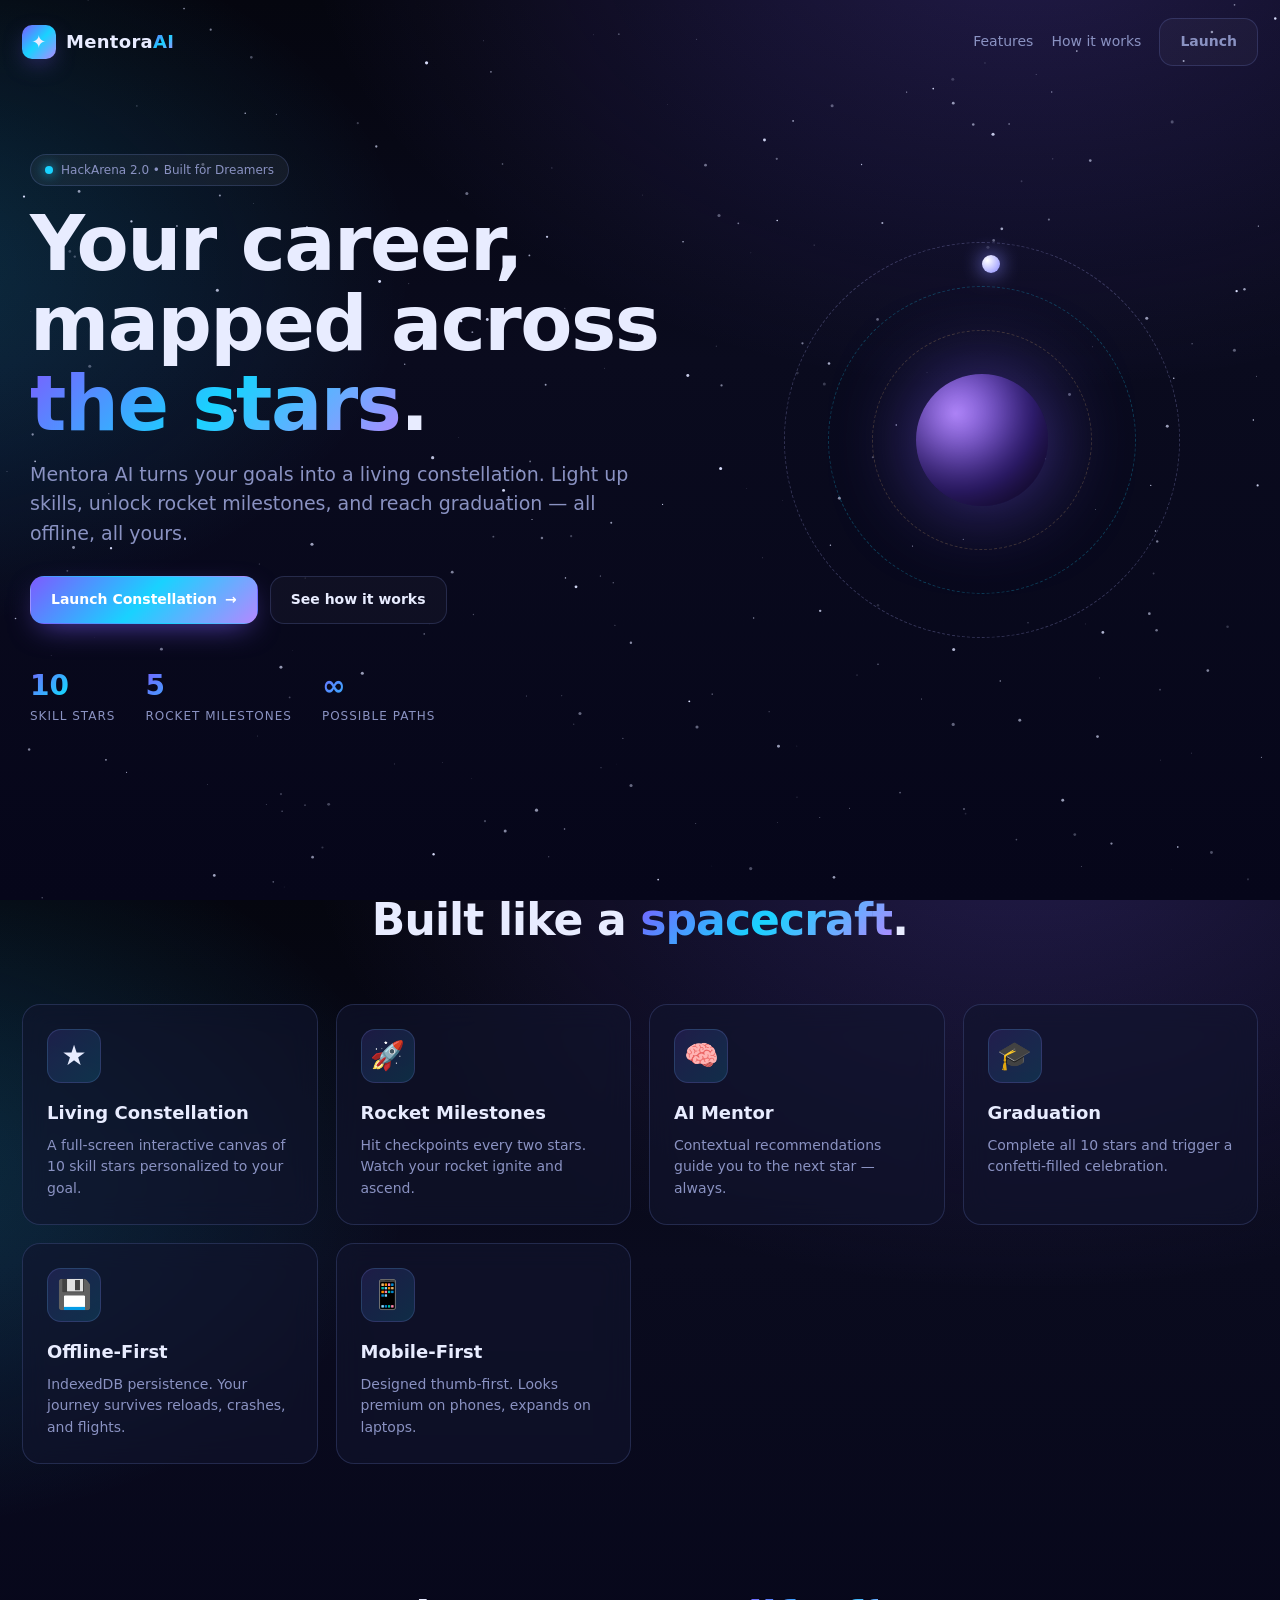
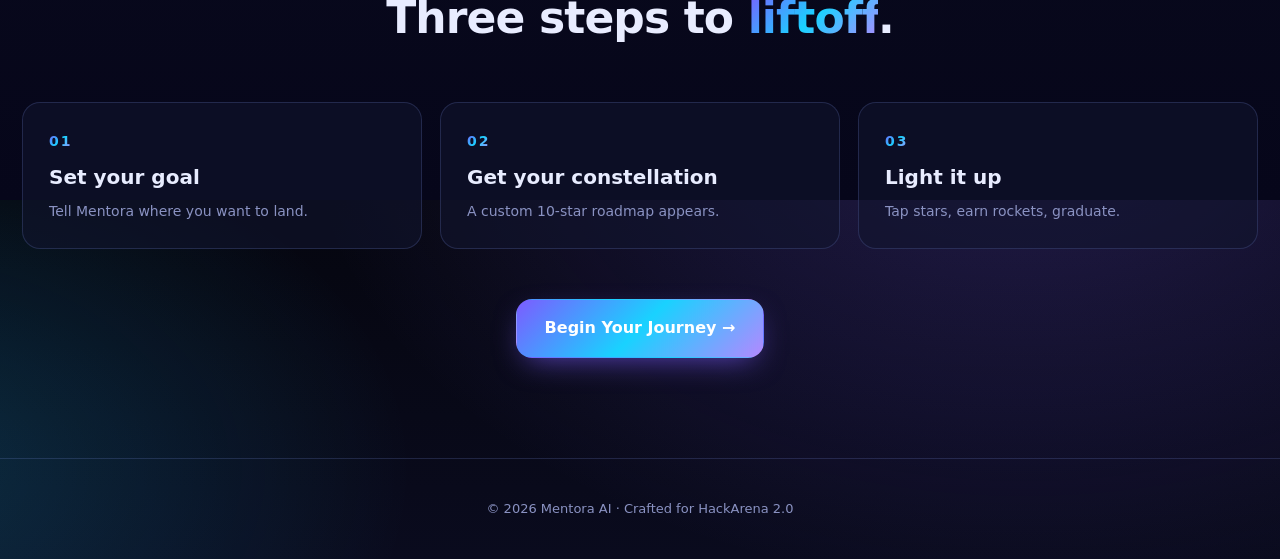
<file: index.html>
<!DOCTYPE html>
<html lang="en">
<head>
<meta charset="UTF-8" />
<meta name="viewport" content="width=device-width, initial-scale=1.0" />
<meta name="description" content="Mentora AI — Your personalized career constellation guide. Map your journey, light up your stars." />
<title>Mentora AI — Navigate Your Career Constellation</title>
<link rel="stylesheet" href="style.css" />
</head>
<body class="landing">
  <canvas id="bg-stars" aria-hidden="true"></canvas>

  <header class="nav">
    <a href="index.html" class="logo">
      <span class="logo-mark">✦</span>
      <span class="logo-text">Mentora<span class="logo-accent">AI</span></span>
    </a>
    <nav class="nav-links">
      <a href="#features">Features</a>
      <a href="#how">How it works</a>
      <a href="constellation.html" class="btn btn-ghost">Launch</a>
    </nav>
  </header>

  <main>
    <section class="hero">
      <div class="hero-inner">
        <div class="badge">
          <span class="pulse-dot"></span> HackArena 2.0 • Built for Dreamers
        </div>
        <h1 class="hero-title">
          Your career,<br />
          mapped across <span class="gradient-text">the stars</span>.
        </h1>
        <p class="hero-sub">
          Mentora AI turns your goals into a living constellation. Light up skills, unlock rocket milestones, and reach graduation — all offline, all yours.
        </p>
        <div class="hero-cta">
          <a href="constellation.html" class="btn btn-primary">
            Launch Constellation <span class="arrow">→</span>
          </a>
          <a href="#how" class="btn btn-ghost">See how it works</a>
        </div>

        <div class="hero-stats">
          <div><strong>10</strong><span>Skill Stars</span></div>
          <div><strong>5</strong><span>Rocket Milestones</span></div>
          <div><strong>∞</strong><span>Possible Paths</span></div>
        </div>
      </div>

      <div class="hero-orbit" aria-hidden="true">
        <div class="planet"></div>
        <div class="ring ring-1"></div>
        <div class="ring ring-2"></div>
        <div class="ring ring-3"></div>
        <div class="moon"></div>
      </div>
    </section>

    <section id="features" class="features">
      <h2 class="section-title">Built like a <span class="gradient-text">spacecraft</span>.</h2>
      <div class="feature-grid">
        <article class="feature-card">
          <div class="feature-icon">★</div>
          <h3>Living Constellation</h3>
          <p>A full-screen interactive canvas of 10 skill stars personalized to your goal.</p>
        </article>
        <article class="feature-card">
          <div class="feature-icon">🚀</div>
          <h3>Rocket Milestones</h3>
          <p>Hit checkpoints every two stars. Watch your rocket ignite and ascend.</p>
        </article>
        <article class="feature-card">
          <div class="feature-icon">🧠</div>
          <h3>AI Mentor</h3>
          <p>Contextual recommendations guide you to the next star — always.</p>
        </article>
        <article class="feature-card">
          <div class="feature-icon">🎓</div>
          <h3>Graduation</h3>
          <p>Complete all 10 stars and trigger a confetti-filled celebration.</p>
        </article>
        <article class="feature-card">
          <div class="feature-icon">💾</div>
          <h3>Offline-First</h3>
          <p>IndexedDB persistence. Your journey survives reloads, crashes, and flights.</p>
        </article>
        <article class="feature-card">
          <div class="feature-icon">📱</div>
          <h3>Mobile-First</h3>
          <p>Designed thumb-first. Looks premium on phones, expands on laptops.</p>
        </article>
      </div>
    </section>

    <section id="how" class="how">
      <h2 class="section-title">Three steps to <span class="gradient-text">liftoff</span>.</h2>
      <ol class="steps">
        <li><span>01</span><h3>Set your goal</h3><p>Tell Mentora where you want to land.</p></li>
        <li><span>02</span><h3>Get your constellation</h3><p>A custom 10-star roadmap appears.</p></li>
        <li><span>03</span><h3>Light it up</h3><p>Tap stars, earn rockets, graduate.</p></li>
      </ol>
      <div class="cta-final">
        <a href="constellation.html" class="btn btn-primary btn-lg">Begin Your Journey →</a>
      </div>
    </section>
  </main>

  <footer class="footer">
    <p>© 2026 Mentora AI · Crafted for HackArena 2.0</p>
  </footer>

  <script src="script.js"></script>
</body>
</html>
</file>
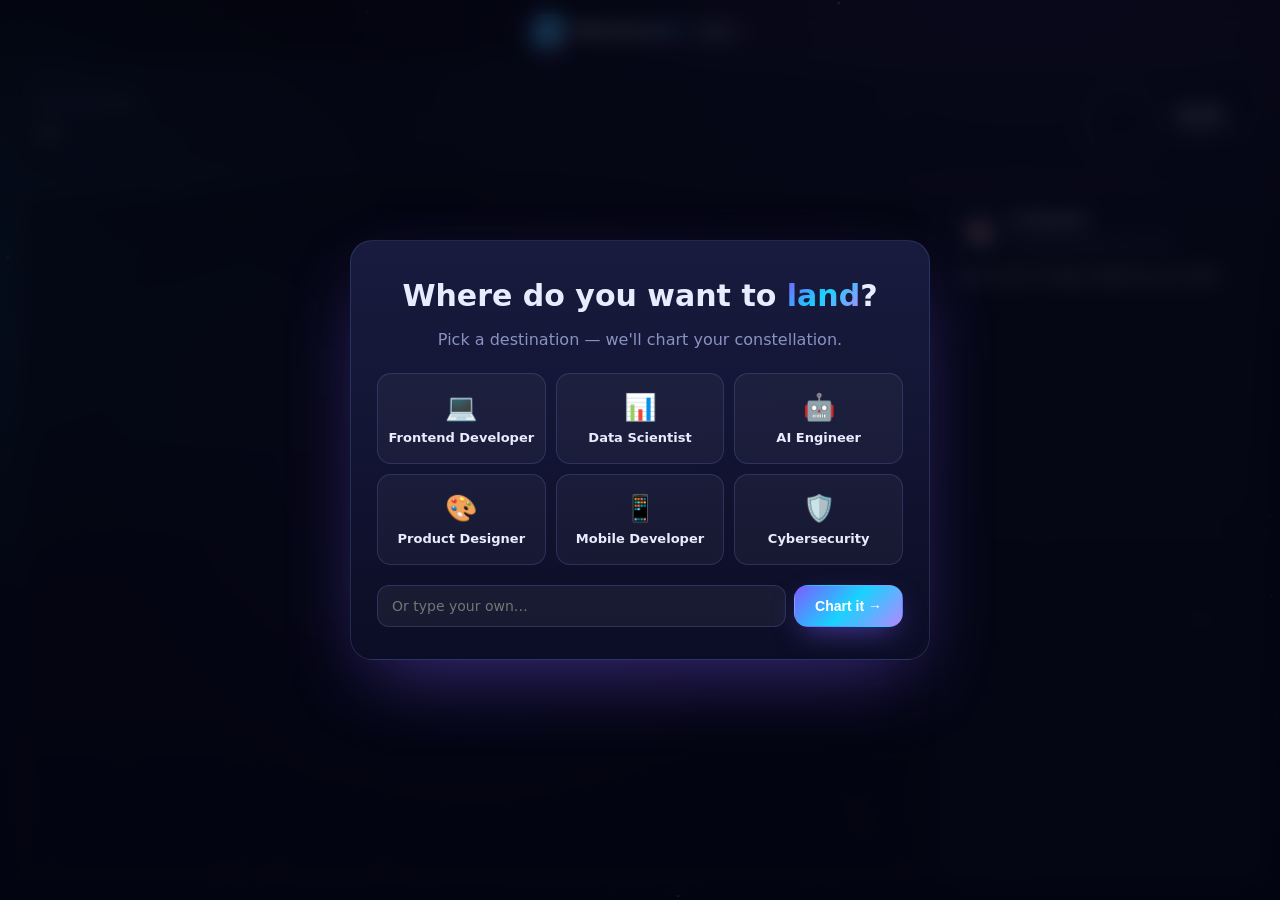
<file: constellation.html>
<!DOCTYPE html>
<html lang="en">
<head>
<meta charset="UTF-8" />
<meta name="viewport" content="width=device-width, initial-scale=1.0" />
<meta name="description" content="Your personal career constellation — light up skill stars and chart your journey." />
<title>Your Constellation — Mentora AI</title>
<link rel="stylesheet" href="style.css" />
</head>
<body class="constellation-page">
  <canvas id="bg-stars" aria-hidden="true"></canvas>

  <header class="nav nav-compact">
    <a href="index.html" class="logo">
      <span class="logo-mark">✦</span>
      <span class="logo-text">Mentora<span class="logo-accent">AI</span></span>
    </a>
    <div class="nav-actions">
      <button id="reset-btn" class="btn btn-ghost btn-sm" title="Reset your journey">Reset</button>
    </div>
  </header>

  <!-- Onboarding Modal -->
  <div id="onboard" class="modal-overlay" role="dialog" aria-modal="true">
    <div class="modal onboard-modal">
      <h2>Where do you want to <span class="gradient-text">land</span>?</h2>
      <p class="muted">Pick a destination — we'll chart your constellation.</p>
      <div class="goal-grid" id="goal-grid">
        <button class="goal-card" data-goal="Frontend Developer">💻<span>Frontend Developer</span></button>
        <button class="goal-card" data-goal="Data Scientist">📊<span>Data Scientist</span></button>
        <button class="goal-card" data-goal="AI Engineer">🤖<span>AI Engineer</span></button>
        <button class="goal-card" data-goal="Product Designer">🎨<span>Product Designer</span></button>
        <button class="goal-card" data-goal="Mobile Developer">📱<span>Mobile Developer</span></button>
        <button class="goal-card" data-goal="Cybersecurity Analyst">🛡️<span>Cybersecurity</span></button>
      </div>
      <div class="custom-goal">
        <input id="custom-goal-input" type="text" placeholder="Or type your own…" maxlength="40" />
        <button id="custom-goal-btn" class="btn btn-primary">Chart it →</button>
      </div>
    </div>
  </div>

  <main class="constellation-main">
    <!-- HUD -->
    <section class="hud">
      <div class="hud-goal">
        <span class="muted">Destination</span>
        <h2 id="goal-label">—</h2>
      </div>
      <div class="hud-progress">
        <svg class="progress-ring" width="84" height="84" viewBox="0 0 84 84">
          <circle class="ring-bg" cx="42" cy="42" r="36" />
          <circle id="ring-fg" class="ring-fg" cx="42" cy="42" r="36" />
        </svg>
        <div class="progress-text">
          <strong id="progress-count">0/10</strong>
          <span>Stars lit</span>
        </div>
      </div>
    </section>

    <!-- Canvas -->
    <section class="canvas-wrap">
      <canvas id="constellation-canvas"></canvas>
    </section>

    <!-- Mentor panel -->
    <aside class="mentor-panel" id="mentor-panel">
      <div class="mentor-header">
        <span class="mentor-avatar">🧠</span>
        <div>
          <strong>AI Mentor</strong>
          <span class="muted">Personalized for you</span>
        </div>
      </div>
      <p id="mentor-message">Tap a star to begin lighting your path.</p>
      <div class="mentor-tip" id="mentor-tip"></div>
    </aside>
  </main>

  <!-- Rocket milestone modal -->
  <div id="rocket-modal" class="modal-overlay hidden">
    <div class="modal rocket-modal">
      <div class="rocket-stage">
        <div class="rocket">🚀</div>
        <div class="flames"></div>
      </div>
      <h2>Milestone unlocked!</h2>
      <p id="rocket-message" class="muted">Your rocket ignites — keep going.</p>
      <button class="btn btn-primary" data-close-modal>Continue →</button>
    </div>
  </div>

  <!-- Graduation modal -->
  <div id="graduation-modal" class="modal-overlay hidden">
    <canvas id="confetti-canvas" class="confetti-canvas"></canvas>
    <div class="modal graduation-modal">
      <div class="cap">🎓</div>
      <h2 class="gradient-text">You graduated!</h2>
      <p>Every star is lit. Your constellation shines complete — and so do you.</p>
      <div class="grad-actions">
        <button class="btn btn-primary" data-close-modal>Admire it ✨</button>
        <button id="restart-journey" class="btn btn-ghost">Start a new journey</button>
      </div>
    </div>
  </div>

  <script src="script.js"></script>
</body>
</html>
</file>
<file: style.css>
/* =========================================================
   Mentora AI — Galactic UI
   ========================================================= */
:root{
  --bg-0:#05060f;
  --bg-1:#0a0b1e;
  --bg-2:#11132b;
  --surface: rgba(18, 20, 45, 0.6);
  --surface-2: rgba(28, 32, 70, 0.55);
  --border: rgba(140, 160, 255, 0.18);
  --text: #e8ecff;
  --muted: #8a92c2;
  --primary: #7c5cff;
  --primary-2: #19d2ff;
  --gold: #ffd166;
  --gold-glow: #ffb703;
  --danger:#ff5d8f;
  --grad: linear-gradient(135deg, #7c5cff 0%, #19d2ff 50%, #b388ff 100%);
  --grad-soft: linear-gradient(135deg, rgba(124,92,255,.15), rgba(25,210,255,.15));
  --shadow-lg: 0 30px 80px -20px rgba(124,92,255,.45);
  --radius: 18px;
  --radius-sm:12px;
  font-family: 'Inter', system-ui, -apple-system, 'Segoe UI', sans-serif;
}

*{box-sizing:border-box;margin:0;padding:0}
html,body{height:100%}
body{
  background:
    radial-gradient(1200px 800px at 80% -10%, rgba(124,92,255,.25), transparent 60%),
    radial-gradient(900px 600px at -10% 30%, rgba(25,210,255,.18), transparent 60%),
    linear-gradient(180deg, var(--bg-0), var(--bg-1) 40%, #06061a);
  color: var(--text);
  min-height:100vh;
  overflow-x:hidden;
  font-size:16px;
  line-height:1.55;
  -webkit-font-smoothing:antialiased;
}

#bg-stars{
  position:fixed; inset:0; width:100%; height:100%;
  z-index:0; pointer-events:none;
}

/* ===== Navigation ===== */
.nav{
  position:relative; z-index:5;
  display:flex; align-items:center; justify-content:space-between;
  padding: 18px 22px;
  max-width:1280px; margin: 0 auto;
}
.nav-compact{padding:14px 18px; border-bottom:1px solid var(--border); backdrop-filter: blur(14px);}
.logo{display:flex;align-items:center;gap:10px;text-decoration:none;color:var(--text);font-weight:700;letter-spacing:.3px}
.logo-mark{
  display:inline-grid; place-items:center;
  width:34px;height:34px;border-radius:10px;
  background: var(--grad); box-shadow: 0 8px 24px -8px rgba(124,92,255,.7);
  font-size:18px;
}
.logo-text{font-size:18px}
.logo-accent{background:var(--grad); -webkit-background-clip:text; background-clip:text; color:transparent;}
.nav-links{display:flex; align-items:center; gap:18px}
.nav-links a{color:var(--muted); text-decoration:none; font-size:14px; transition: color .2s}
.nav-links a:hover{color:var(--text)}

/* ===== Buttons ===== */
.btn{
  display:inline-flex; align-items:center; gap:8px;
  padding: 12px 20px; border-radius: 14px;
  font-weight:600; font-size:14px; text-decoration:none; color:var(--text);
  border:1px solid transparent; cursor:pointer;
  transition: transform .15s ease, box-shadow .2s ease, background .2s;
  background: transparent;
}
.btn-sm{padding:8px 14px; font-size:13px; border-radius:10px}
.btn-lg{padding:16px 28px; font-size:16px; border-radius:16px}
.btn-primary{
  background: var(--grad); color:#fff;
  box-shadow: 0 10px 30px -10px rgba(124,92,255,.7);
}
.btn-primary:hover{transform: translateY(-2px); box-shadow: 0 16px 40px -10px rgba(124,92,255,.85)}
.btn-ghost{border:1px solid var(--border); background: rgba(255,255,255,.03);}
.btn-ghost:hover{background: rgba(255,255,255,.07)}
.arrow{transition: transform .2s}
.btn:hover .arrow{transform: translateX(4px)}

/* ===== Hero ===== */
.hero{
  position:relative; z-index:2;
  max-width:1280px; margin:0 auto;
  padding: 40px 22px 60px;
  display:grid; grid-template-columns: 1fr; gap:40px; align-items:center;
}
.badge{
  display:inline-flex; align-items:center; gap:8px;
  padding:6px 14px; border-radius:999px;
  background: rgba(255,255,255,.05); border:1px solid var(--border);
  font-size:12px; color:var(--muted);
  width:fit-content;
}
.pulse-dot{width:8px;height:8px;border-radius:50%;background:var(--primary-2); box-shadow:0 0 12px var(--primary-2); animation: pulse 2s ease-in-out infinite}
@keyframes pulse{50%{opacity:.4; transform:scale(.85)}}

.hero-title{
  font-size: clamp(36px, 8vw, 76px);
  line-height:1.05; font-weight:800; letter-spacing:-.02em;
  margin: 18px 0 16px;
}
.gradient-text{
  background: var(--grad);
  -webkit-background-clip:text; background-clip:text; color:transparent;
}
.hero-sub{
  color: var(--muted); font-size: clamp(15px, 2.2vw, 19px);
  max-width: 620px;
}
.hero-cta{display:flex; gap:12px; margin-top:28px; flex-wrap:wrap}
.hero-stats{
  display:flex; gap:30px; margin-top:40px; flex-wrap:wrap;
}
.hero-stats div{display:flex;flex-direction:column}
.hero-stats strong{font-size:28px; background:var(--grad); -webkit-background-clip:text; background-clip:text; color:transparent}
.hero-stats span{font-size:12px; color:var(--muted); text-transform:uppercase; letter-spacing:1px}

.hero-orbit{
  position:relative; width: 100%; aspect-ratio:1; max-width: 440px;
  margin: 0 auto; display:none;
}
.planet{
  position:absolute; inset:35%;
  border-radius:50%;
  background: radial-gradient(circle at 30% 30%, #b388ff, #4a2dad 60%, #1a0d44);
  box-shadow: 0 0 80px rgba(124,92,255,.5), inset -20px -30px 60px rgba(0,0,0,.6);
}
.ring{
  position:absolute; inset:0; border-radius:50%;
  border:1px dashed rgba(180,180,255,.25);
  animation: spin 30s linear infinite;
}
.ring-1{inset:5%}
.ring-2{inset:15%; animation-duration:50s; animation-direction:reverse; border-color: rgba(25,210,255,.25)}
.ring-3{inset:25%; animation-duration:70s; border-color: rgba(255,200,120,.2)}
.moon{
  position:absolute; top:8%; left:50%;
  width:18px;height:18px;border-radius:50%;
  background: radial-gradient(circle at 30% 30%, #fff, #88f);
  box-shadow:0 0 20px #88f;
  transform-origin: 0 200%;
  animation: spin 12s linear infinite;
}
@keyframes spin{to{transform: rotate(360deg)}}

@media (min-width: 880px){
  .hero{grid-template-columns: 1.2fr 1fr; padding: 70px 30px 100px;}
  .hero-orbit{display:block}
}

/* ===== Sections ===== */
.section-title{
  font-size: clamp(28px, 4.5vw, 44px);
  font-weight:800; letter-spacing:-.02em;
  text-align:center; margin-bottom: 50px;
}
.features, .how{
  position:relative; z-index:2;
  max-width:1280px; margin:0 auto; padding: 60px 22px;
}
.feature-grid{
  display:grid; gap:18px;
  grid-template-columns: repeat(auto-fit, minmax(240px, 1fr));
}
.feature-card{
  padding:24px; border-radius: var(--radius);
  background: var(--surface); border:1px solid var(--border);
  backdrop-filter: blur(14px);
  transition: transform .25s, border-color .25s, box-shadow .25s;
}
.feature-card:hover{
  transform: translateY(-4px);
  border-color: rgba(124,92,255,.55);
  box-shadow: var(--shadow-lg);
}
.feature-icon{
  font-size:28px; width:54px; height:54px; border-radius:14px;
  display:grid; place-items:center; margin-bottom:16px;
  background: var(--grad-soft); border:1px solid var(--border);
}
.feature-card h3{margin-bottom:8px; font-size:18px}
.feature-card p{color:var(--muted); font-size:14px}

/* Steps */
.steps{
  list-style:none; display:grid; gap:18px;
  grid-template-columns: repeat(auto-fit, minmax(240px, 1fr));
  margin-bottom:50px;
}
.steps li{
  padding:26px; border-radius:var(--radius);
  background: var(--surface); border:1px solid var(--border);
  position:relative; overflow:hidden;
}
.steps li span{
  font-size:14px; font-weight:700;
  background:var(--grad); -webkit-background-clip:text; background-clip:text; color:transparent;
  letter-spacing:2px;
}
.steps li h3{margin:8px 0; font-size:20px}
.steps li p{color:var(--muted); font-size:14px}
.cta-final{text-align:center}

/* Footer */
.footer{
  text-align:center; padding:40px 20px;
  color: var(--muted); font-size:13px;
  border-top:1px solid var(--border);
  margin-top:40px; position:relative; z-index:2;
}

/* =========================================================
   Constellation Page
   ========================================================= */
.constellation-page{
  height:100vh; overflow:hidden;
  display:flex; flex-direction:column;
}
.constellation-main{
  flex:1; position:relative; z-index:2;
  display:grid;
  grid-template-rows: auto 1fr auto;
  max-width: 1400px; margin: 0 auto; width:100%;
  padding: 0 14px 14px;
  gap:12px;
  overflow:hidden;
}

/* HUD */
.hud{
  display:flex; align-items:center; justify-content:space-between;
  padding:14px 18px;
  background: var(--surface); border:1px solid var(--border);
  border-radius: var(--radius);
  backdrop-filter: blur(14px);
}
.hud-goal span{font-size:11px; letter-spacing:2px; text-transform:uppercase}
.hud-goal h2{font-size: clamp(16px, 3.5vw, 22px); margin-top:2px}
.hud-progress{display:flex; align-items:center; gap:14px}
.progress-ring{transform: rotate(-90deg)}
.ring-bg{fill:none; stroke: rgba(255,255,255,.08); stroke-width:6}
.ring-fg{
  fill:none; stroke: url(#g); stroke-width:6; stroke-linecap:round;
  stroke: var(--primary-2);
  stroke-dasharray: 226.19;
  stroke-dashoffset: 226.19;
  transition: stroke-dashoffset .6s cubic-bezier(.4,1.4,.5,1);
  filter: drop-shadow(0 0 6px var(--primary-2));
}
.progress-text{display:flex; flex-direction:column; line-height:1.1}
.progress-text strong{font-size:18px}
.progress-text span{font-size:11px; color:var(--muted); text-transform:uppercase; letter-spacing:1px}

/* Canvas wrap */
.canvas-wrap{
  position:relative;
  border-radius: var(--radius);
  overflow:hidden;
  background:
    radial-gradient(ellipse at 50% 40%, rgba(124,92,255,.12), transparent 60%),
    rgba(8, 9, 25, 0.5);
  border:1px solid var(--border);
  min-height: 340px;
}
#constellation-canvas{
  display:block; width:100%; height:100%;
  cursor: pointer;
  touch-action: manipulation;
}

/* Mentor */
.mentor-panel{
  padding:16px 18px;
  background: var(--surface); border:1px solid var(--border);
  border-radius: var(--radius);
  backdrop-filter: blur(14px);
  display:flex; flex-direction:column; gap:10px;
}
.mentor-header{display:flex; align-items:center; gap:12px}
.mentor-header strong{display:block; font-size:14px}
.mentor-header .muted{font-size:11px; text-transform:uppercase; letter-spacing:1px}
.mentor-avatar{
  width:40px;height:40px;border-radius:12px;
  display:grid; place-items:center;
  background: var(--grad-soft); border:1px solid var(--border);
  font-size:20px;
}
#mentor-message{font-size:14px; color:var(--text)}
.mentor-tip{
  font-size:13px; color:var(--muted);
  padding:10px 12px; border-radius:10px;
  background: rgba(124,92,255,.08); border-left:3px solid var(--primary);
  display:none;
}
.mentor-tip.show{display:block; animation: slideIn .35s ease}
@keyframes slideIn{from{opacity:0; transform:translateY(6px)} to{opacity:1; transform:none}}

.muted{color:var(--muted)}

/* ===== Modals ===== */
.modal-overlay{
  position:fixed; inset:0; z-index:50;
  display:grid; place-items:center;
  background: rgba(3, 4, 15, 0.75);
  backdrop-filter: blur(10px);
  padding:18px;
  animation: fadeIn .25s ease;
}
.modal-overlay.hidden{display:none}
@keyframes fadeIn{from{opacity:0} to{opacity:1}}
.modal{
  background: linear-gradient(180deg, rgba(28,32,70,.85), rgba(12,14,40,.95));
  border:1px solid var(--border);
  border-radius: 22px;
  padding: 32px 26px;
  max-width: 520px; width:100%;
  text-align:center;
  box-shadow: var(--shadow-lg);
  animation: popIn .35s cubic-bezier(.4,1.5,.5,1);
}
@keyframes popIn{from{opacity:0; transform: translateY(20px) scale(.95)} to{opacity:1; transform:none}}
.modal h2{font-size: clamp(22px, 4vw, 30px); margin-bottom:8px}
.modal p{color:var(--muted); margin-bottom:18px}

/* Onboard */
.onboard-modal{max-width: 580px}
.goal-grid{
  display:grid; gap:10px;
  grid-template-columns: repeat(2, 1fr);
  margin: 20px 0;
}
.goal-card{
  display:flex; flex-direction:column; align-items:center; gap:8px;
  padding:18px 10px; border-radius:14px;
  background: rgba(255,255,255,.04); border:1px solid var(--border);
  color:var(--text); font-size:13px; cursor:pointer;
  transition: transform .15s, border-color .2s, background .2s;
  font-family:inherit;
}
.goal-card span{font-size:13px; font-weight:600}
.goal-card:hover{transform: translateY(-2px); border-color: var(--primary); background: rgba(124,92,255,.1)}
.goal-card:nth-child(n) {font-size:26px}

.custom-goal{display:flex; gap:8px; margin-top:6px}
.custom-goal input{
  flex:1; padding:12px 14px; border-radius:12px;
  background: rgba(255,255,255,.05); border:1px solid var(--border);
  color: var(--text); font-size:14px; font-family:inherit; outline:none;
}
.custom-goal input:focus{border-color: var(--primary)}

@media (min-width: 520px){
  .goal-grid{grid-template-columns: repeat(3, 1fr)}
}

/* Rocket modal */
.rocket-stage{
  position:relative; height:140px; margin-bottom: 10px;
  display:grid; place-items:end center;
}
.rocket{
  font-size: 72px;
  animation: launch 1.6s cubic-bezier(.5,0,.7,1) infinite;
  filter: drop-shadow(0 0 18px rgba(124,92,255,.7));
}
@keyframes launch{
  0%{transform: translateY(40px) rotate(-8deg)}
  50%{transform: translateY(-10px) rotate(0)}
  100%{transform: translateY(-50px) rotate(8deg); opacity:.6}
}
.flames{
  position:absolute; bottom:6px; left:50%; transform:translateX(-50%);
  width:30px; height:50px;
  background: radial-gradient(ellipse at top, #ffb703, transparent 70%);
  filter: blur(6px);
  animation: flames .3s ease-in-out infinite alternate;
}
@keyframes flames{to{transform: translateX(-50%) scaleY(1.3); opacity:.7}}

/* Graduation */
.graduation-modal .cap{
  font-size:80px; margin-bottom:14px;
  animation: bounce 1.4s ease-in-out infinite;
  filter: drop-shadow(0 0 24px var(--gold));
}
@keyframes bounce{50%{transform: translateY(-12px) rotate(-6deg)}}
.grad-actions{display:flex; gap:10px; justify-content:center; flex-wrap:wrap}
.confetti-canvas{
  position:absolute; inset:0; width:100%; height:100%;
  pointer-events:none; z-index:1;
}
.graduation-modal{position:relative; z-index:2}

/* Layout >= tablet */
@media (min-width: 880px){
  .constellation-main{
    grid-template-columns: 1fr 320px;
    grid-template-rows: auto 1fr;
    grid-template-areas:
      "hud hud"
      "canvas mentor";
    padding: 0 20px 20px;
    gap:16px;
  }
  .hud{grid-area: hud}
  .canvas-wrap{grid-area: canvas}
  .mentor-panel{grid-area: mentor; overflow:auto}
}
</file>
